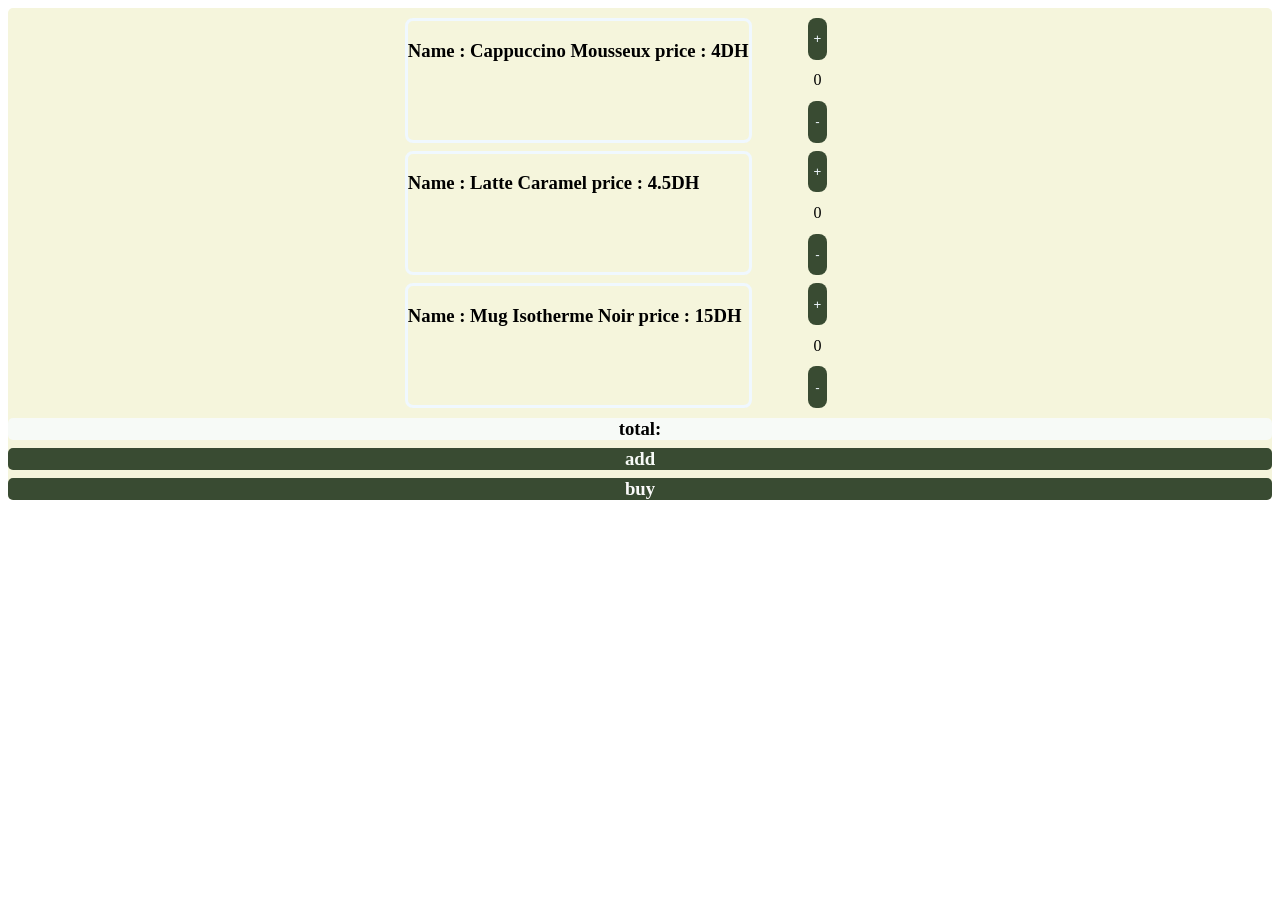
<file: scondbage/index.html>
<!DOCTYPE html>
<html lang="en">
<head>
    <meta charset="UTF-8">
    <meta name="viewport" content="width=device-width, initial-scale=1.0">
    <link rel="stylesheet" href="style.css">
    <title>coffee card</title>
</head>
<body>
    <main>
        <div class="card">
        <div class="cardin">
        <div class="centent global"></div>
        <div class="buttons globalbtn"><button class="plus0">+</button><span class="count0">0</span><button class="min0">-</button></div>
        <div class="centent global"></div>
        <div class="buttons globalbtn"><button class="plus1">+</button><span class="count1">0</span><button class="min1">-</button></div>
        <div class="centent global"></div>
        <div class="buttons globalbtn"><button class="plus2">+</button><span class="count2">0</span><button class="min2">-</button></div>
        </div>
        <div class="incardadd">
         <div class="total"><h3 id="total">total: <span id="total"></span></h3></div>
        <div class="add"><h3 id="add">add</h3></div>
        <div class="buy"><h3 id="buy">buy</h3></div>
        </div>
       </div>
       <div class="modul">
            <div>
           <span class="close">close</span>
           </div>
           <div>
            <label for="">
           <input type="search" name="" id="search" placeholder="search..." search-input>
           </label>
          </div>
          <div class="yscrol">
             
          </div>
       </div>
       <div class="debtcard">
        <form action="" name="cardform">
            <svg xmlns="http://www.w3.org/2000/svg" fill="none" viewBox="0 0 24 24" strokeWidth={1.5} stroke="currentColor" className="size-6" style=" width: 20px;height: 20px;" class="x">
  <path strokeLinecap="round" strokeLinejoin="round" d="m9.75 9.75 4.5 4.5m0-4.5-4.5 4.5M21 12a9 9 0 1 1-18 0 9 9 0 0 1 18 0Z" />
</svg>

            <div class="numbercard">
            <label for="numbercard">card number:</label><br>
            <input type="text" id="numbercard" placeholder="1234 1234 1234 1234" maxlength="20" name="number">
            <br><span id="valid1"></span>
            </div>
            <div class="Expiration-date">
            <label for="Expiration-date">Expiration date:</label><br>
            <input type="text" id="Expiration-date" placeholder="MM/YY" maxlength="5" name="date">
             <br><span id="valid2"></span>
            </div>
            <div class="Security-code">
            <label for="Security-code">Security code:</label><br>
            <input type="text" id="Security-code" placeholder="CVC" maxlength="4" name="pin">
             <br><span id="valid3"></span>
            </div>
            <div class="submit">
                <input type="submit" value="submit">
            </div>
        </form>
       </div>
    </main>
</body>
<script src="popover.js"></script>
<script src="min_and_plus.js"></script>
<script src="print.js"></script>
<script src="total.js"></script>
<script src="test.js"></script>
</html>
</file>
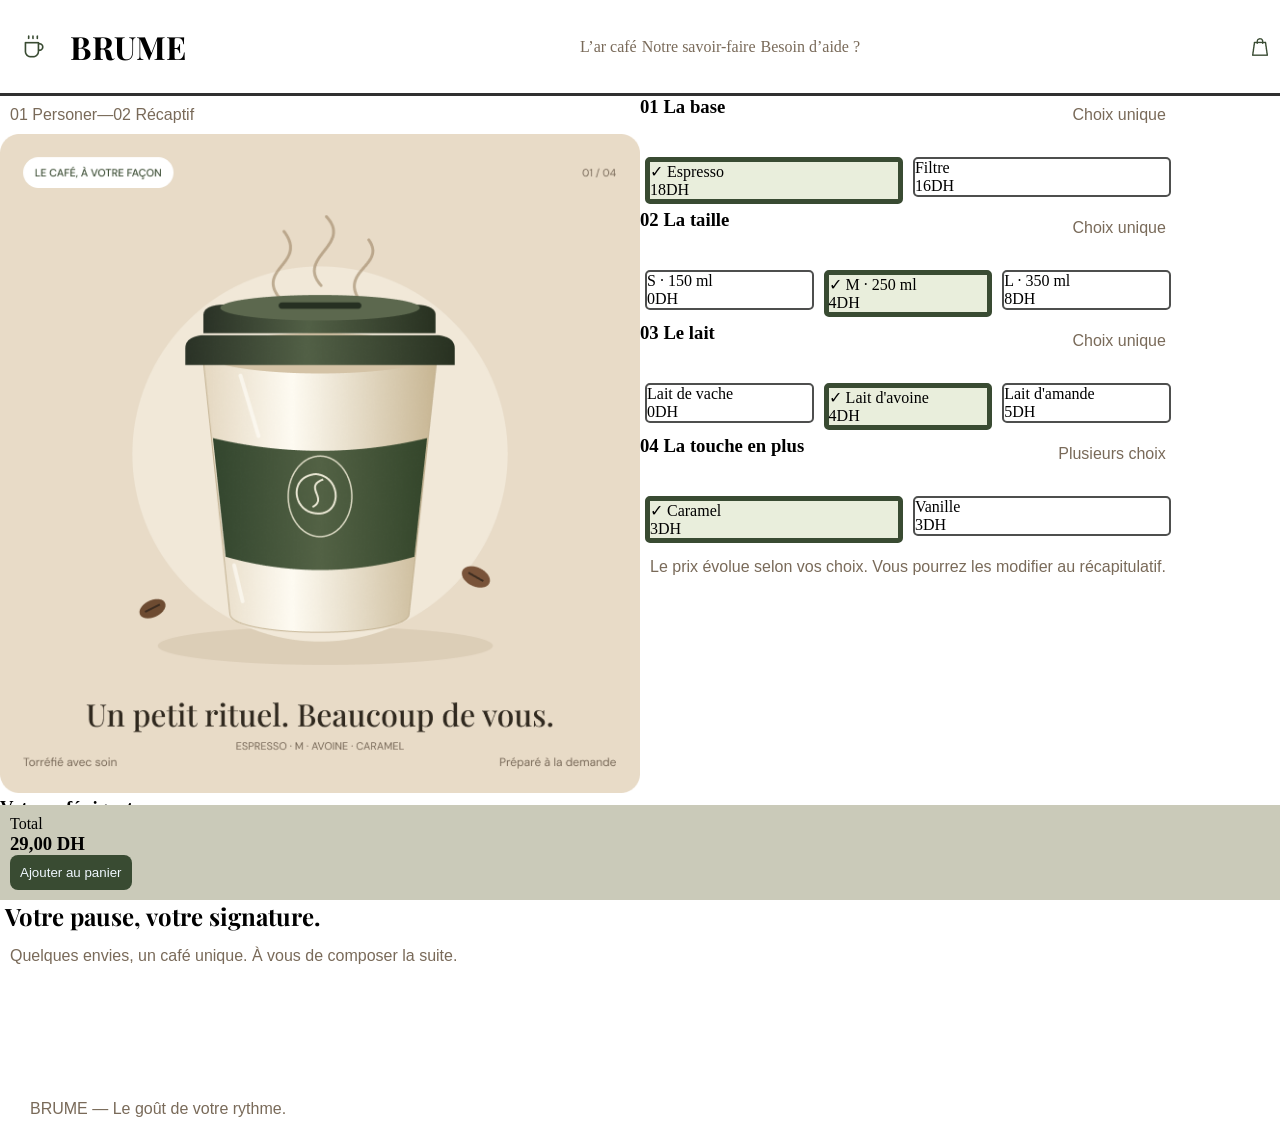
<file: home.html>
<!DOCTYPE html>
<html lang="en">
<head>
    <meta charset="UTF-8">
    <meta name="viewport" content="width=device-width, initial-scale=1.0">
    <link rel="stylesheet" href="style.css">
    <!-- <link rel="stylesheet" href="https://maxcdn.bootstrapcdn.com/bootstrap/3.4.1/css/bootstrap.min.css"> -->

    <title>coffee shope</title>
</head>
<body>
    <header>
        <div class="hero">
            <figure class="logo">
            <img src="Brume.png" alt="logo of the coffee">
            
            
            <h1>BRUME</h1>
            </figure>
            <nav id="links">
            
              <a href="">L’ar café</a>
              <a href="">Notre savoir-faire</a>
              <a href="">Besoin d’aide ?</a>
               
            </nav>
            <div class="basket">
                <img src="Panier.png" alt="number of itmes in basket">
                <p>0</p>
            </div>
        </div>


    </header>
    <main>
        <div class="split">
        <div class="imagepart">
        <div>
            <p>
                <span id="itm1">01  Personer</span>—<span id="itm2">02  Récaptif</span>
            </p>
        </div>
        <div class="parttwo">
            <p>
                VOTRE CRÉATION EST PRÊTE
            </p>
            <h2>Votre moment café,
exactement comme vous l’aimez.</h2>
        </div>
        <div id="postofcoffe">
        <img src="Aperçu produit en direct.png" alt="post coffee">
        </div>
       <div class="top-bill parttwo">
        <div>
            <h3>Votre café signature</h3>
            <p>Espresso · M · Avoine · Caramel</p>
        </div>
        <a href="" class="back">Modifier</a>
     </div>
        <div class="partone">
        <p>VOTRE COFFEE SHOP, AUTREMENT.</p>
        <h2>
            Votre pause,
votre signature.
        </h2>
        <p>
            Quelques envies, un café unique.
À vous de composer la suite.
        </p>
        </div>
    </div>
    <div class="left">
     <section class="partone price-part">
        <div class="top-choose">
          <h3>01  La base</h3>
          <p>Choix unique</p>
        </div>
       <div class="options check"  style="display: grid; grid-template-columns: repeat(2,1fr); width: 100%,">
        <label class="coffe-type coffe-type1">
            <input type="radio" name="my-coffee-choose0" checked>
            <div class="choose-card">
               <div class="option-start">
                   <span class="chackmark">✓</span>
                   <span class="type">Espresso</span>
               </div>
               <span class="price">18,00 DH</span>
            </div>
        </label>
         <label class="coffe-type  coffe-type2">
            <input type="radio" name="my-coffee-choose0">
            <div class="choose-card">
               <div class="option-start">
                   <span class="chackmark">✓</span>
                   <span class="type">Filtre</span>
               </div>
               <span class="price">16,00 DH</span>
            </div>
        </label>
       </div>


       <div class="top-choose">
          <h3>02  La taille</h3>
          <p>Choix unique</p>
        </div>
       <div class="options check" style="display: grid; grid-template-columns: repeat(3,1fr); width: 100%;">
        <label class="coffe-type coffe-type3">
            <input type="radio" name="my-coffee-choose1">
            <div class="choose-card">
               <div class="option-start">
                   <span class="chackmark">✓</span>
                   <span class="type">S · 150 ml</span>
               </div> 
               <span class="price">Inclus</span>
            </div>
        </label>
         <label class="coffe-type coffe-type4">
            <input type="radio" name="my-coffee-choose1" checked>
            <div class="choose-card">
               <div class="option-start">
                   <span class="chackmark">✓</span>
                   <span class="type">M · 250 ml</span>
               </div>
               <span class="price">+ 4,00 DH</span>
            </div>
        </label>
        <label class="coffe-type coffe-type5">
            <input type="radio" name="my-coffee-choose1">
            <div class="choose-card">
               <div class="option-start">
                   <span class="chackmark">✓</span>
                   <span class="type">L · 350 ml</span>
               </div>
               <span class="price">+ 8,00 DH</span>
            </div>
        </label>
       </div>
     <!-- </section>
    </main> -->
    <div class="top-choose">
          <h3>03  Le lait</h3>
          <p>Choix unique</p>
        </div>
       <div class="options check"  style="display: grid; grid-template-columns: repeat(3,1fr); width: 100%;">
        <label class="coffe-type coffe-type6">
            <input type="radio" name="my-coffee-choose2">
            <div class="choose-card">
               <div class="option-start">
                   <span class="chackmark">✓</span>
                   <span class="type">Vache</span>
               </div>
               <span class="price">Inclus</span>
            </div>
        </label>
         <label class="coffe-type coffe-type7">
            <input type="radio" name="my-coffee-choose2" checked>
            <div class="choose-card" onclick="">
               <div class="option-start">
                   <span class="chackmark">✓</span>
                   <span class="type">Avoine</span>
               </div>
               <span class="price">+ 4,00 DH</span>
            </div>
        </label>
        <label class="coffe-type coffe-type8">
            <input type="radio" name="my-coffee-choose2">
            <div class="choose-card">
               <div class="option-start">
                   <span class="chackmark">✓</span>
                   <span class="type">Amande</span>
               </div>
               <span class="price">+ 5,00 DH</span>
            </div>
        </label>
       </div>
        <div class="top-choose">
          <h3>04  La touche en plus</h3>
          <p>Plusieurs choix</p>
        </div>
       <div class="options last"  style="display: grid; grid-template-columns: repeat(2,1fr); width: 100%;">
        <label class="coffe-type">
            <input type="checkbox" name="my-coffee-choose3i" checked>
            <div class="choose-card">
               <div class="option-start">
                   <span class="chackmark">✓</span>
                   <span class="type">Caramel</span>
               </div>
               <span class="price">+ 3,00 DH</span>
            </div>
        </label>
         <label class="coffe-type">
            <input type="checkbox" name="my-coffee-choose3i">
            <div class="choose-card">
               <div class="option-start">
                   <span class="chackmark">✓</span>
                   <span class="type">Vanille</span>
               </div>
               <span class="price">+ 3,00 DH</span>
            </div>
        </label>
       </div>
    <p>Le prix évolue selon vos choix. Vous pourrez les modifier au récapitulatif.</p>
   
     </section>
     </div>
     <div class="leftO">
     <section class="bill parttwo">
        <span class="bill-tilte">✓  Sélection ajoutée</span>
        <h3>Votre récapitulatif</h3>
        <p class="onthego">Une création personnalisée · Quantité : 1</p>
        <table>
        <tbody>
          <tr>
            <td><p>Base · <span id="basename">Espresso</span></p></td>
            <td id="base">18,00 DH</td>
      </tr>
      <tr>
        <td><p>Taille · <span id="taillename">M / 250 ml</span></p></td>
        <td id="taille">4,00 DH</td>
      </tr>
      <tr>
        <td><p>Lait · <span id="laitname">Avoine</span></p></td>
        <td id="lait">4,00 DH</td>
      </tr>
      <tr>
        <td><p>Supplément · <span id="supplementsname">Caramel</span></p></td>
        <td id="supplements">3,00 DH</td>
      </tr>
    </tbody>
  </table>
  <div class="title-bill">
      <h4>Total</h4>
      <h4 class="total">27,00 DH</h4>
  </div>
  <p>Prix de cette sélection · aucun paiement effectué.</p>
  <button class="btn back" style="background-color: #394B32;">
    Créer un autre café   →
  </button>
  <div class="well well-lg">
     ✓ Votre sélection reste modifiable à tout moment.
  </div>

     <p>Le prix évolue selon vos choix. Vous pourrez les modifier au récapitulatif.</p>
</section>
        </div>
     </div>
     <div class="price-holder partone">
        <div>
            <span>
                Total
            </span>
              <h3 class="totale">29,00 DH</h3>
        </div>
        <button class="buybtn">
           Ajouter au panier
        </button>
     </div>
    </main>
    <footer>
       <p>BRUME — Le goût de votre rythme.</p>
    </footer>
</body>
<script src="script.js"></script>
<script src="total.js"></script>
<script src="span.js"></script>
</html>
</file>
<file: scondbage/style.css>
.card{
     width: auto;
     height: auto;
     background-color: beige;
     border-radius: 5px;
     display: grid;
     grid-template-rows: 5fr 1fr;
     justify-self: center;
     align-self: center;
}
.cardin {
    display: grid;
    grid-template-columns: 3fr 1fr;
    gap: 8px;
    padding: 10px;
    justify-self: center;
}
/* .card >div {
    /* /* background-color: aqua;  */
.incardadd{
    
  display: grid;
  grid-template-rows: 1fr 1fr;
  gap: 8px;
}
.add {
    background-color:  #394B32;
    display: inline-grid;
    border-radius: 5px;
}
.buy {
    background-color:  #394B32;
    display: inline-grid;
    border-radius: 5px;
}
.total {
    background-color:  #f7faf7;
    display: inline-grid;
    border-radius: 5px;
}
#add {
    color: #f7faf7;
    justify-self: center;
    align-self: center;
    margin: 0px;
}
#buy {
    color: #fbfafa;
    justify-self: center;
    align-self: center;
    margin: 0px;
}
#total {
    color: black;
    justify-self: center;
    align-self: center;
    margin: 0px;
}
h3 { 
    color: rgb(7, 7, 7);  
    
}
.buttons {
    display: inline-grid;
    grid-template-rows: 1fr 1fr 1fr;
    justify-content: center;
}
button{
    background-color: #394B32;
    color: aliceblue;
    border-radius: 8px;
    border: none;
}
span{
    color: rgb(1, 1, 1);
    justify-self: center;
    align-self: center;
}
.centent{
    display: inline-grid;
    border-radius: 8px;
    
    border: 3px solid aliceblue;
}
.content{
 color: black;
}
.modul {
    width: 50vw;
    height: 50vh;
    background-color: aliceblue;
    display: none;
    grid-template-rows: 1fr 2fr 5fr;
    padding: 10px;
    box-shadow: 1px 3px 8px black ;
    border-radius: 5px;
    position: fixed;
    justify-self: center;
    align-self: end;
}
#search {
    display: inline-grid;
    width: 100%;
}
.modul.pop{
    display: grid;
}
.yscrol{
    display: grid;
    grid-template-rows: repeat(5,1fr);
    overflow-y: auto;
    gap: 2px;
}
.srchln {
    border-radius: 5px;
    border: 2px solid black;
}
.srchln.hide{
    display: none;
}
/* .close {
   align-self: end;
   justify-self: end;
} */
form{
    /* display: none; */
    padding: 10px;
    width: 80vw;
    height: 30vh;
    background-color: #f7faf7;
    display: grid;
    grid-template-columns: 1fr 1fr;
    grid-template-rows: 1fr 1fr;
    gap: 0px;
    position: fixed;
    bottom: 50vh;
    justify-self: center;
    align-self: center;
    box-shadow: 1px 3px 8px black ;
    border-radius: 5px;
}
.numbercard {
    grid-column: 1/3;
    width: 100%;
}
.numbercard>input{
    width: 100%;
    height: 30%;
}
.Expiration-date>input{
  width: 90%;
  height: 30%;
}
.Security-code>input{
   width: 100%;
   height: 30%;
}
.submit>input {
  background-color: #394B32;
  border-radius: 5px;
  border: none;
  padding: 10px;
  color: #f7faf7;
}
.debtcard{
    display: none;
}
.debtcard.open {
    display: block;
}
</file>
<file: style.css>
@import url('https://fonts.googleapis.com/css2?family=Playfair+Display:wght@700;900&display=swap');
* {
    padding: 0;
    margin: 0;
    box-sizing: border-box;
}
h1,h2 {
  padding:5px ;
  font-family: 'Playfair Display', serif;
  /* font-weight: 900; */
  /* display: flex; */
}
.logo {
    display: flex;
    flex-direction: row;
    align-items: center;
    gap: 19px;
}
header {
     width: 100vw;
     border-bottom: 3px solid rgb(48, 48, 48);
     padding: 20px;
}
.hero {
 display: flex;
 justify-content: space-between;
 align-items: center;
 width: 100vw;
 

}
.basket {
    display: flex;
    align-items: center;
    font-family: 'Montserrat', sans-serif;
}
p {
    font-family: 'Montserrat', sans-serif; 
    color: #796A59;
    padding: 10px;
}
#postofcoffe>img {
    width: auto;
    height: auto;
}
#links {
    display: flex;
    flex-direction: row;
    gap: 5px;

    
}
#links>a{
    text-decoration: none;
    color: #796A59;
    display: none;
}
#links>a:hover{
    color: black;
}
.chackmark {
    display: none;
}
.choose-card{
    border: 2px solid rgb(78, 79, 78);
    border-radius: 5px;
    display: flex;
    flex-direction: column;
    /* width: 100vw; */
    margin: 5px;
}
.coffe-type input {
    opacity: 0;
}

.coffe-type input:checked + .choose-card .chackmark{
    display: inline;
}
.coffe-type input:checked + .choose-card  {
    border: 5px solid #394B32;
    background-color: #E9EEDC;
}
.top-choose{
    display: flex;
    justify-content: space-between;
}
.price-holder{
    display: flex;
    justify-content: space-between;
    width: 100vw;
    background-color: #cacab9;
    padding: 10px;
    position: sticky;
    bottom: 0px;

}
.price-holder>button{
    background-color: #394B32;
    border: none;
    border-radius: 8px;
    color: aliceblue;
    padding: 10px;
}
.partone{
    display: block;
}
.parttwo {
    display: none;
}
footer>p {
    justify-content: center;
    padding: 30px;
    align-items: center;
}
.bill {
    border-radius: 8px;
    box-shadow: 1px 1px 8px black;
    padding: 10px;
}
.bill-tilte {
  color: #394B32;
  background-color: #80897d;
  border: none;
  border-radius: 50px;
  padding: 5px;
  margin-top: 50px;
  margin-bottom: 20px;
}
.top-bill {
    display: flex;
    align-items: center;
    justify-content: space-between;
}
.top-bill>a{
    color: #394B32;
}
td {
    text-align: start;
}
tr {
    border-bottom: 1px solid slategray ;
    
}
table {
    width: 100%;
}
.btn{
    width: 100%;
    justify-content: center;
    color: #E9EEDC;
    border: none;
}
@media  (orientation: landscape){
    .split{
        display: flex;

    }
    #postofcoffe>img {
    width: 50vw;
    height: auto ;
}
    .leftO{
        padding-top: 20vh;
    }
    
    #links>a {
        display: inline;
    }
}
</file>
